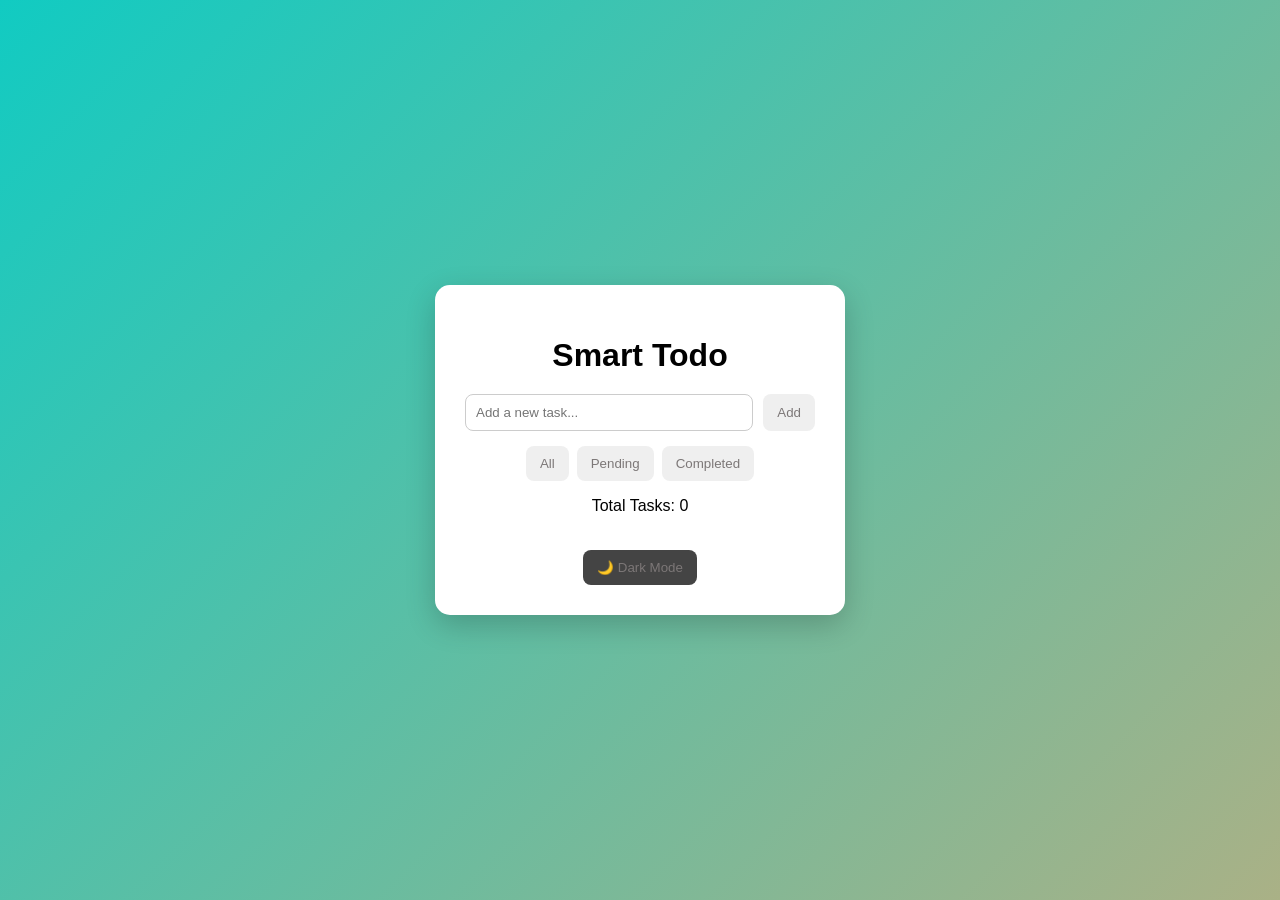
<file: To-Do List App/index.html>
<!DOCTYPE html>
<html lang="en">

<head>
    <meta charset="UTF-8">
    <title>Smart Todo App</title>
    <link rel="stylesheet" href="style.css">
</head>

<body>

    <div class="app">

        <h1> Smart Todo </h1>

        <div class="input-section">
            <input type="text" id="taskInput" placeholder="Add a new task..." onkeypress="handleKey(event)">
            <button onclick="addTask()">Add</button>
        </div>

        <div class="filters">
            <button onclick="showAll()">All</button>
            <button onclick="showPending()">Pending</button>
            <button onclick="showCompleted()">Completed</button>
        </div>

        <p id="taskCount"></p>

        <ul id="taskList"></ul>

        <button class="darkToggle" onclick="toggleDark()">🌙 Dark Mode</button>

    </div>

    <script src="script.js"></script>

</body>

</html>
</file>
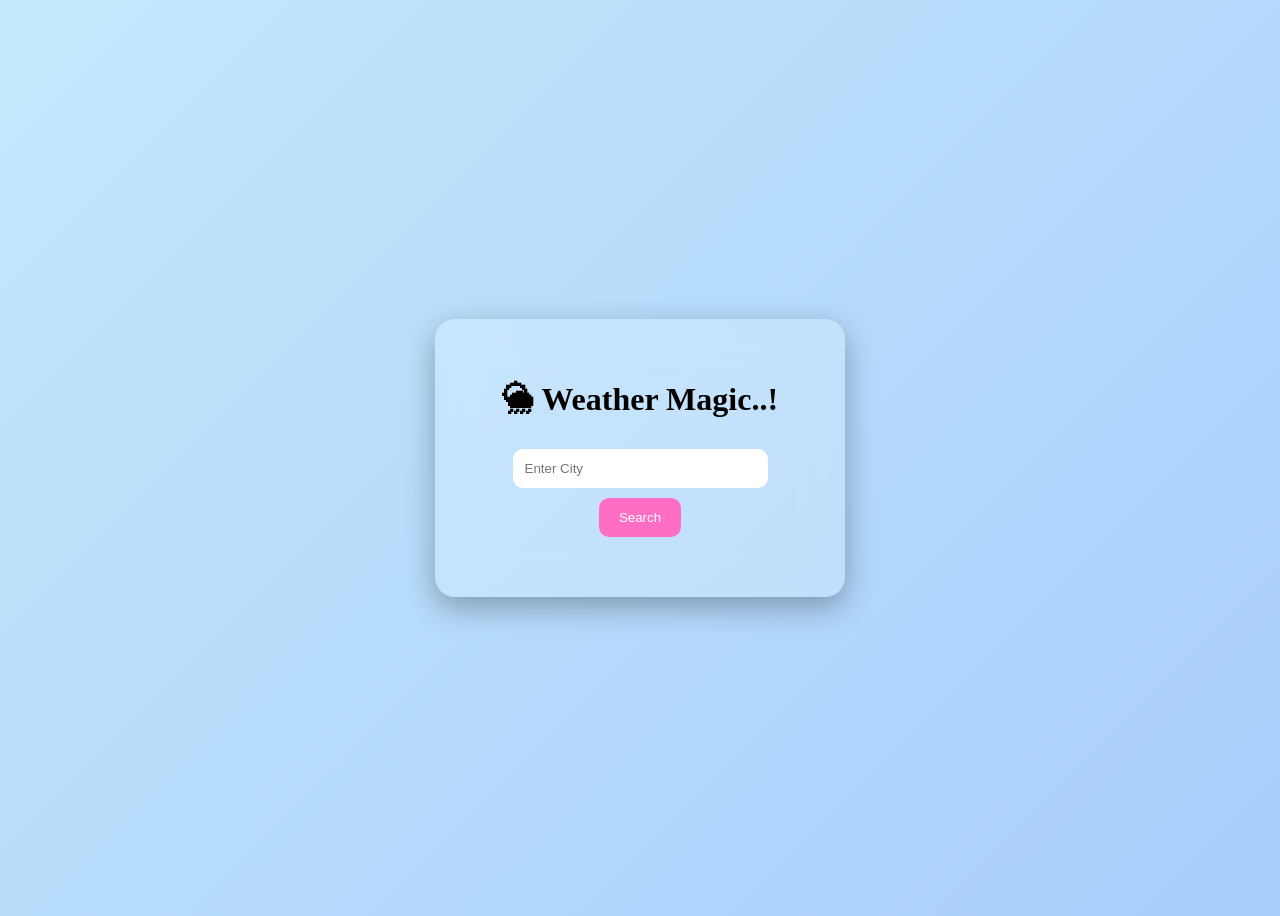
<file: Weather-App/index.html>
<!DOCTYPE html>
<html>

<head>
    <meta charset="UTF-8">
    <title>Glass Weather App</title>

    <link rel="stylesheet" href="style.css">

</head>

<body>

    <div class="container">

        <h1> 🌦 Weather Magic..!</h1>

        <input type="text" id="cityInput" placeholder="Enter City">

        <button onclick="getWeather()">Search</button>

        <div id="weatherResult"></div>

    </div>

    <script src="script.js"></script>

</body>

</html>
</file>
<file: To-Do List App/style.css>
body {
    margin: 0;
    font-family: 'Segoe UI', sans-serif;
    background: linear-gradient(135deg, #11cbc2, #aab186);
    height: 100vh;
    display: flex;
    justify-content: center;
    align-items: center;
}

.app {
    background: white;
    padding: 30px;
    border-radius: 15px;
    width: 350px;
    box-shadow: 0 10px 30px rgba(0, 0, 0, 0.2);
    text-align: center;
    transition: 0.3s;
}

h1 {
    margin-bottom: 20px;
}

.input-section {
    display: flex;
    gap: 10px;
}

input {
    flex: 1;
    padding: 10px;
    border-radius: 8px;
    border: 1px solid #ccc;
}

button {
    padding: 10px 14px;
    border: none;
    border-radius: 8px;
    cursor: pointer;
    background: #ddda34,#6d6f74;
    color: rgb(124, 119, 119);
    transition: 0.3s;
}

button:hover {
    transform: scale(1.05);
    background: #cce01a;
}

ul {
    padding: 0;
    margin-top: 20px;
}

li {
    list-style: none;
    background: #f2f2f2;
    margin-top: 10px;
    padding: 10px;
    border-radius: 8px;
    display: flex;
    justify-content: space-between;
    align-items: center;
    animation: fadeIn 0.3s ease;
}

.completed {
    text-decoration: line-through;
    color: gray;
}

.filters {
    margin-top: 15px;
    display: flex;
    justify-content: center;
    gap: 8px;
}

.dark {
    background: #1e1e1e;
    color: white;
}

.dark li {
    background: #333;
}

.dark input {
    background: #333;
    color: white;
    border: none;
}

.darkToggle {
    margin-top: 15px;
    background: #444;
}

@keyframes fadeIn {
    from {
        opacity: 0;
        transform: translateY(-10px);
    }

    to {
        opacity: 1;
        transform: translateY(0);
    }
}
</file>
<file: Weather-App/style.css>
body {

    font-family: 'Times New Roman', Times, serif;

    height: 100vh;

    display: flex;

    justify-content: center;

    align-items: center;

    background: linear-gradient(-45deg, #ff9a9e, #fad0c4, #a1c4fd, #c2e9fb);

    background-size: 400% 400%;

    animation: gradientMove 5s ease infinite;

}
.container {

    backdrop-filter: blur(20px);

    background: rgba(255, 255, 255, 0.2);

    border-radius: 20px;

    padding: 40px;

    width: 330px;

    text-align: center;

    box-shadow: 0 10px 30px rgba(0, 0, 0, 0.3);

    color: rgb(5, 1, 1);

    animation: fade 1s ease;

}

@keyframes gradientMove {

    0% {
        background-position: 0% 50%;
    }

    50% {
        background-position: 100% 50%;
    }

    100% {
        background-position: 0% 50%;
    }

}

.weather-card {

    background: rgba(255, 255, 255, 0.2);

    backdrop-filter: blur(20px);

    padding: 40px;

    border-radius: 20px;

    text-align: center;

    width: 320px;

    color: white;

    box-shadow: 0 15px 30px rgba(0, 0, 0, 0.2);

    animation: cardFloat 2s ease;

}

@keyframes cardFloat {

    from {
        opacity: 0;
        transform: translateY(50px);
    }

    to {
        opacity: 1;
        transform: translateY(0);
    }

}

input {

    padding: 12px;

    border: none;

    border-radius: 10px;

    width: 70%;

    margin-top: 10px;

}

button {

    padding: 12px 20px;

    border: none;

    border-radius: 10px;

    background: #ff6ec4;

    color: white;

    cursor: pointer;

    transition: 0.3s;

    margin-top: 10px;

}

button:hover {

    transform: scale(1.1);

    background: #7873f5;

}

#weatherResult {

    margin-top: 20px;

    font-size: 18px;

    animation: fadeIn 1s;

}

@keyframes fadeIn {

    from {
        opacity: 0;
    }

    to {
        opacity: 1;
    }

}
</file>
